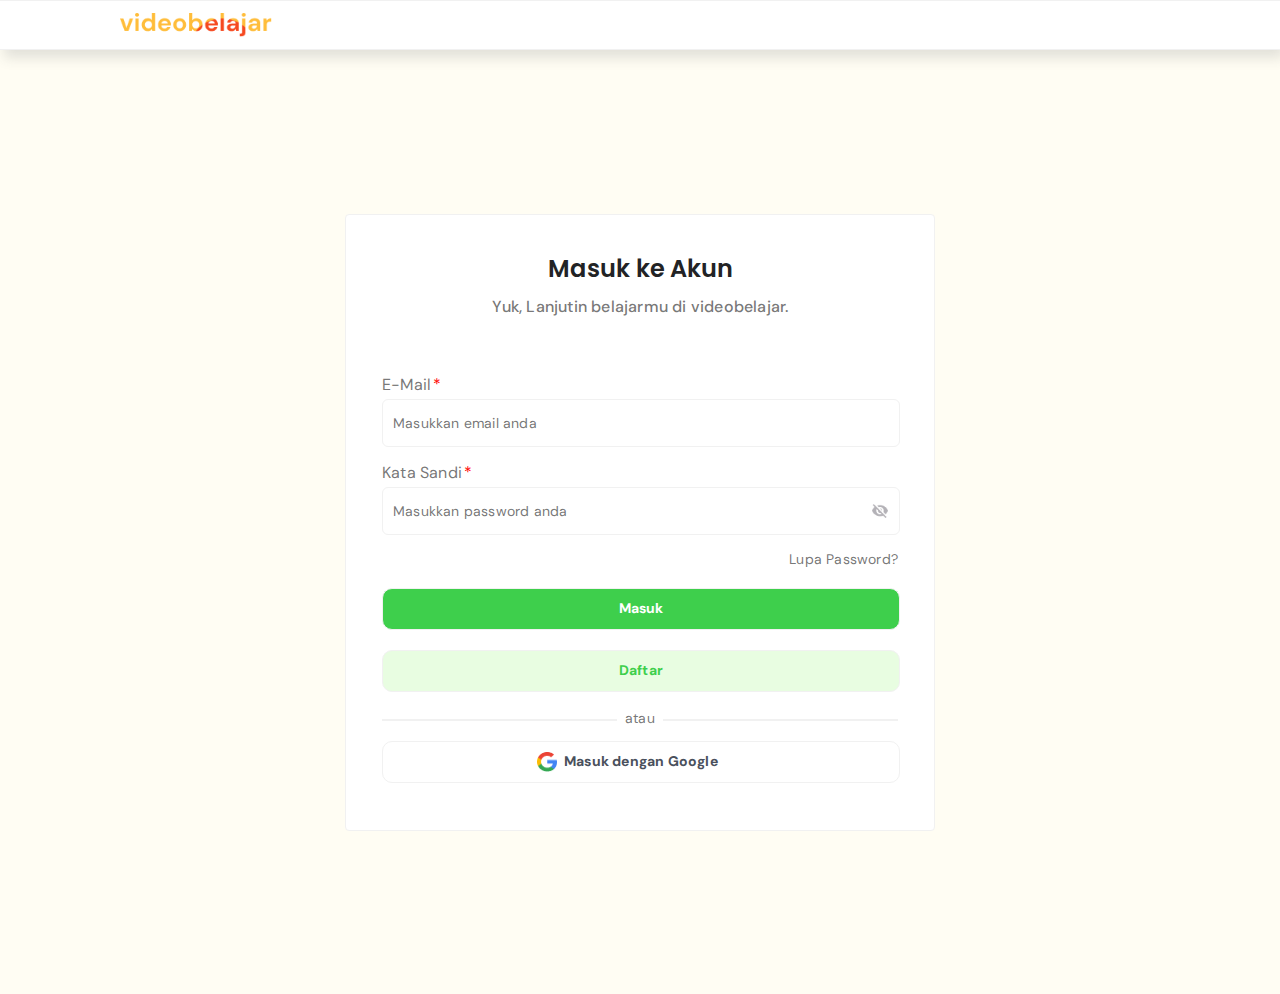
<file: index.html>
<!DOCTYPE html>
<html lang="en">
  <head>
    <meta charset="UTF-8" />
    <meta name="viewport" content="width=device-width, initial-scale=1.0" />
    <title>Login | videobelajar</title>
    <link
      rel="shortcut icon"
      href="./images/logo-mini.png"
      type="image/x-icon"
    />
    <link rel="stylesheet" href="./style/auth-login.css" />
  </head>
  <body class="body">
    <header class="header">
      <img class="logo" src="./images/videobelajar-logo.png" alt="logo" />
    </header>
    <main class="main">
      <div class="container">
        <div class="title">
          <h1>Masuk ke Akun</h1>
          <p class="subtitle">Yuk, Lanjutin belajarmu di videobelajar.</p>
        </div>
        <form class="form">
          <label for="username">E-Mail<span class="star">*</span></label>
          <input
            class="input"
            type="email"
            name="username"
            id="username"
            placeholder="Masukkan email anda"
            required
          />
          <div class="form-password">
            <label for="password">Kata Sandi<span class="star">*</span></label>
            <input
              class="input"
              type="password"
              name="password"
              id="password"
              placeholder="Masukkan password anda"
              required
            />
            <img class="eye" src="./images/eye.png" alt="eye" />
          </div>
          <div class="forgot-the-pass">
            <a id="forgot-password" href="#">Lupa Password?</a>
          </div>
          <button class="button-login" type="submit">Masuk</button>
          <button class="button-register" type="button">
            <a id="register" href="./pages/register.html">Daftar</a>
          </button>
          <div class="or">
            <p class="or-text">atau</p>
          </div>
          <img src="./images/Divider.png" alt="divder" class="divider" />
          <div class="button-signin-with-google">
            <button class="login-with-google" type="button">
              <img
                id="google-icon"
                src="./images/logo-google.png"
                alt="logo-google"
              />
              Masuk dengan Google
            </button>
          </div>
        </form>
      </div>
    </main>
  </body>
</html>
</file>
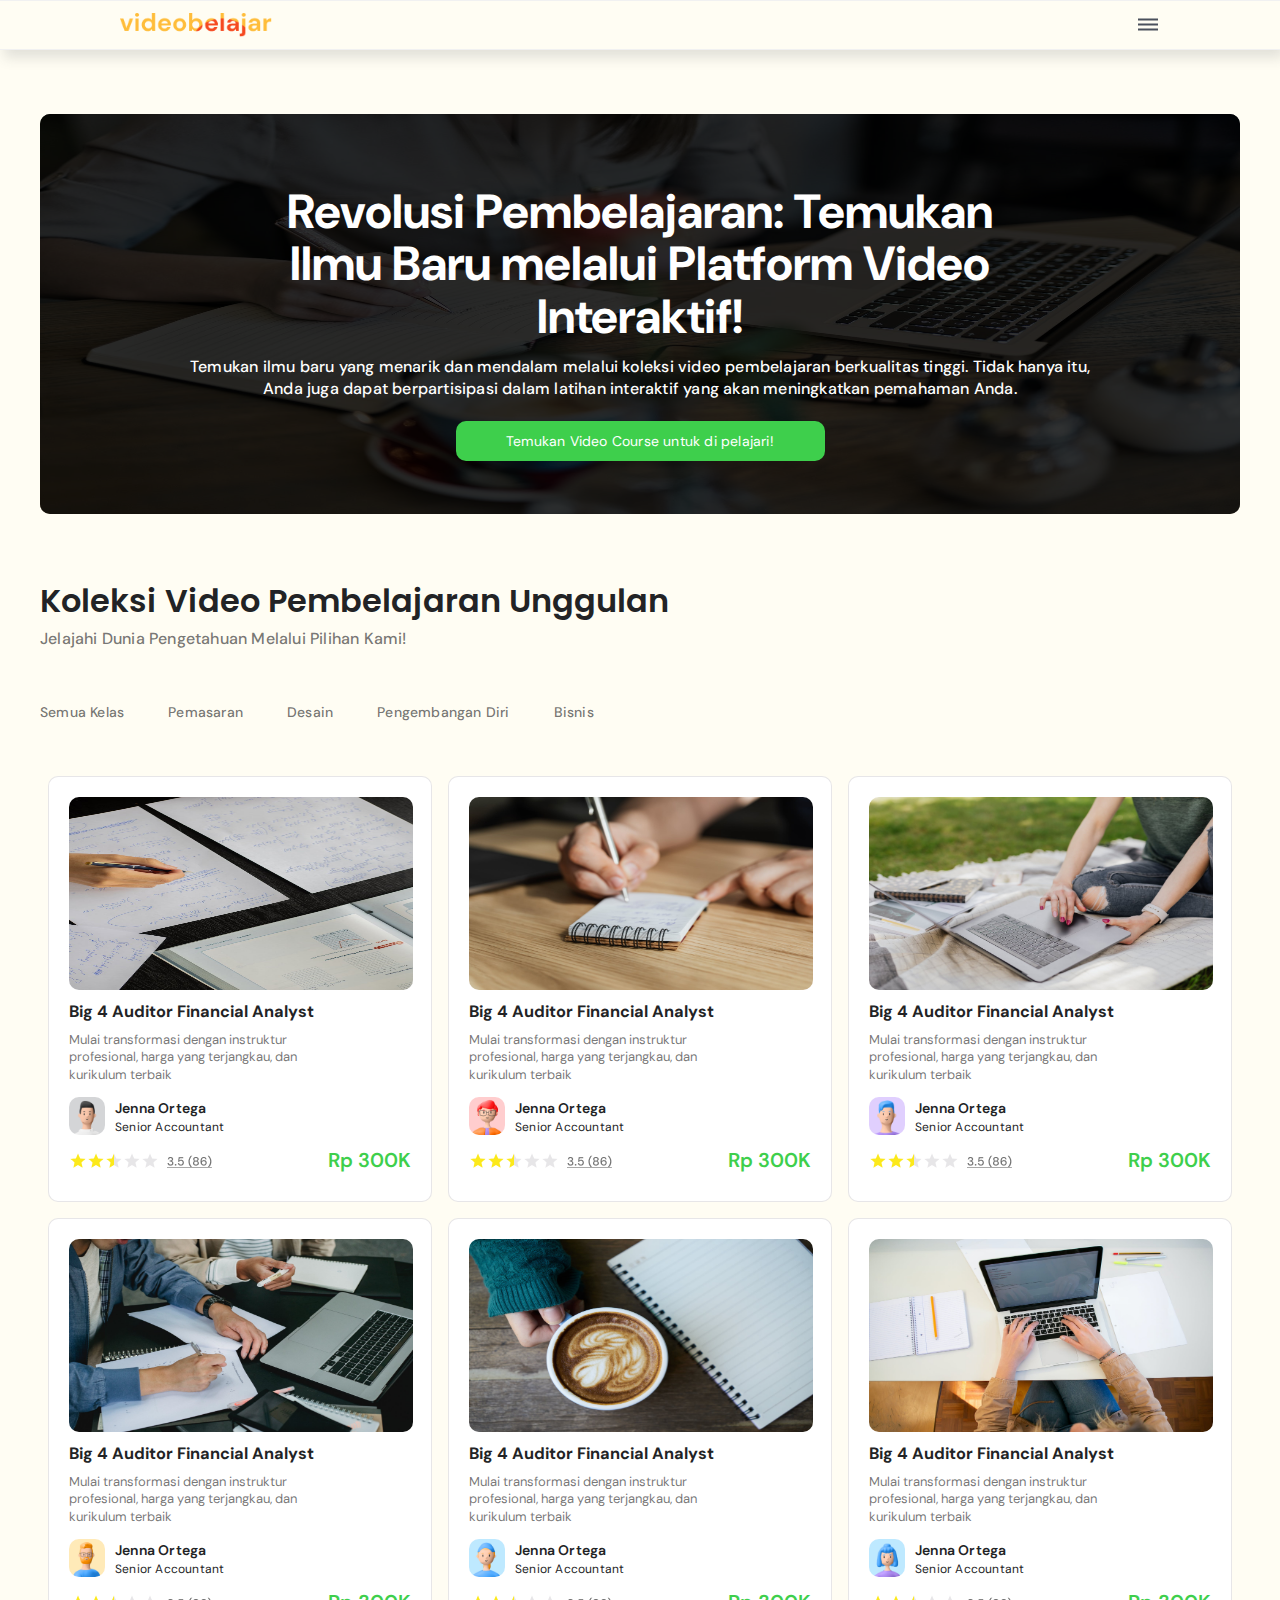
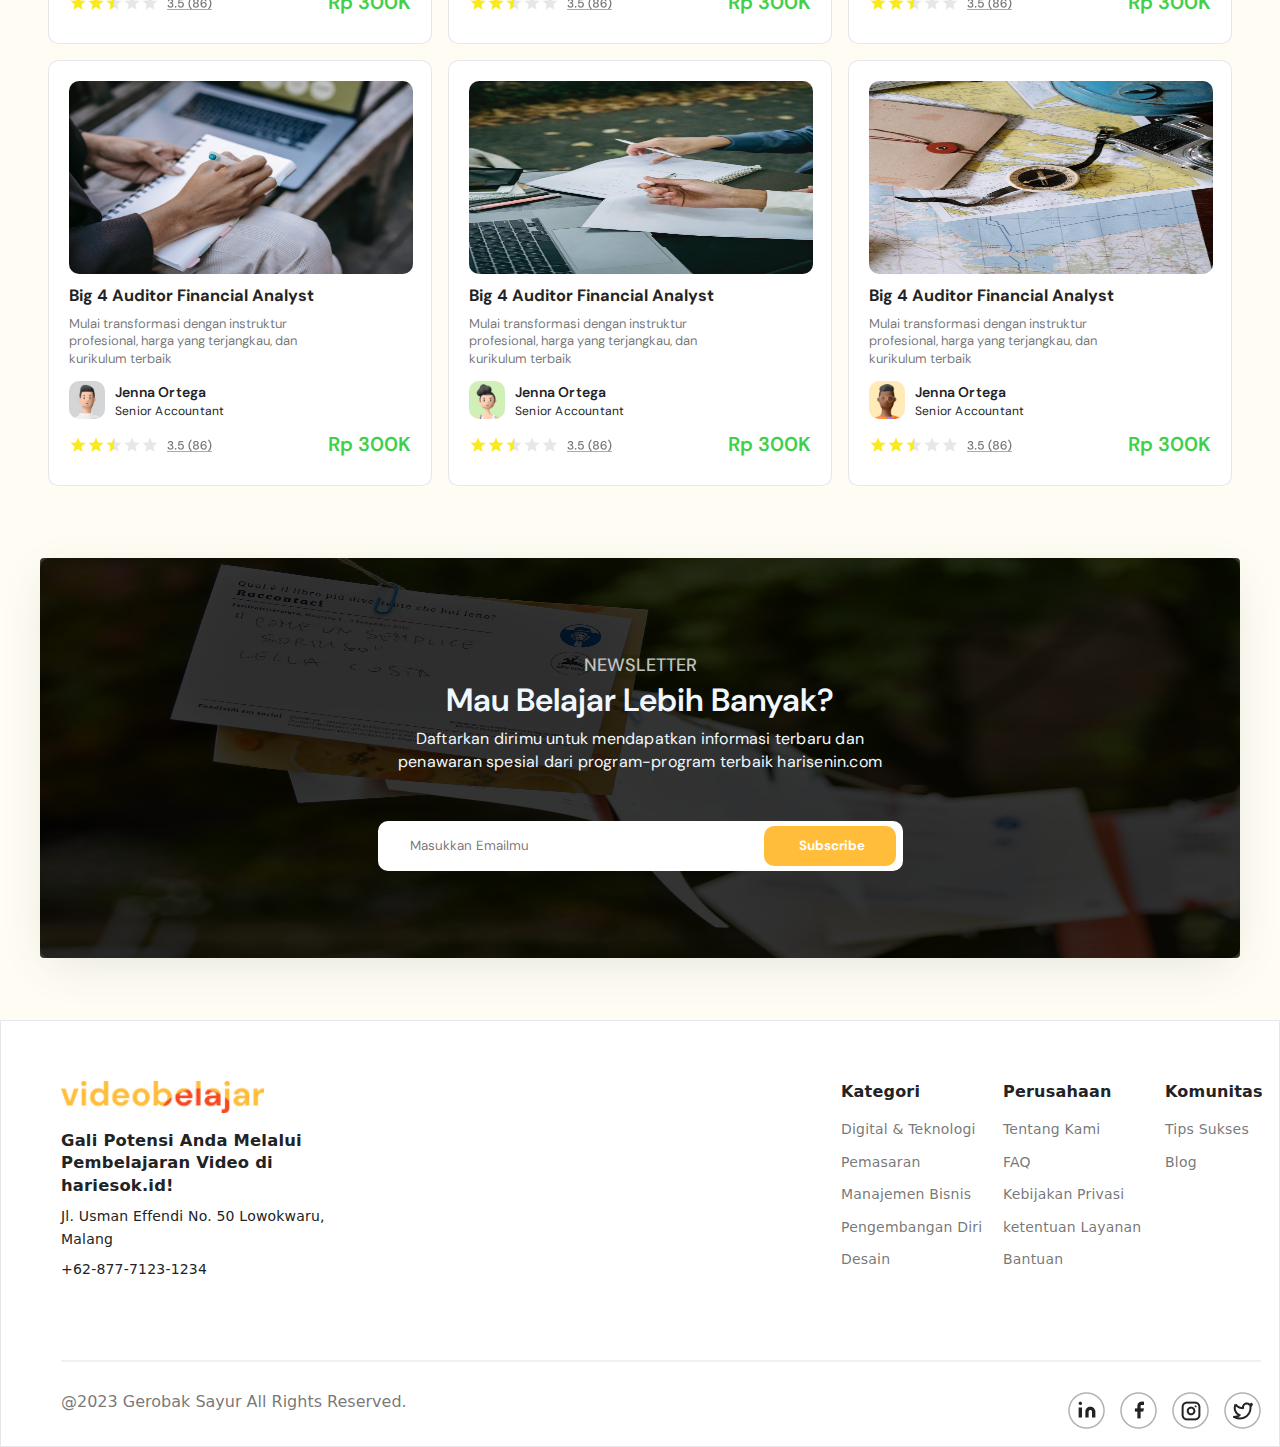
<file: pages/beranda.html>
<!DOCTYPE html>
<html lang="en">
  <head>
    <meta charset="UTF-8" />
    <meta name="viewport" content="width=device-width, initial-scale=1.0" />
    <title>Beranda</title>
    <link
      rel="shortcut icon"
      href="../images/logo-mini.png"
      type="image/x-icon"
    />
    <link rel="stylesheet" href="../style/main.css" />
  </head>
  <body>
    <!-- section header -->
    <header>
      <img
        class="logo"
        src="../images/videobelajar-logo.png"
        alt="logo-videobelajar"
      />
      <img
        class="logo-menu"
        src="../images/Material Icon.png"
        alt="material-icon"
      />
    </header>
    <!-- section main -->
    <main class="main">
      <!-- section banner top -->
      <div class="image-banner">
        <img src="../images/banner-1.jpg" alt="banner-1" />
      </div>
      <div class="box-opacity">
        <div class="text-banner">
          <h1>
            Revolusi Pembelajaran: Temukan Ilmu Baru melalui Platform Video
            Interaktif!
          </h1>
          <p>
            Temukan ilmu baru yang menarik dan mendalam melalui koleksi video
            pembelajaran berkualitas tinggi. Tidak hanya itu, Anda juga dapat
            berpartisipasi dalam latihan interaktif yang akan meningkatkan
            pemahaman Anda.
          </p>
        </div>
        <div>
          <button type="button" class="button-video-course">
            Temukan Video Course untuk di pelajari!
          </button>
        </div>
      </div>
      <!-- section title -->
      <div class="box-card">
        <div class="title">
          <h2>Koleksi Video Pembelajaran Unggulan</h2>
          <p>Jelajahi Dunia Pengetahuan Melalui Pilihan Kami!</p>
        </div>
        <div class="tabs">
          <ul>
            <li><a href="#" id="list-1">Semua Kelas</a></li>
            <li><a href="#" id="list-2">Pemasaran</a></li>
            <li><a href="#" id="list-3">Desain</a></li>
            <li><a href="#" id="list-4">Pengembangan Diri</a></li>
            <li><a href="#" id="list-5">Bisnis</a></li>
          </ul>
        </div>
        <!-- section card -->
        <section class="box-master-card">
          <div class="card-master">
            <div class="card">
              <div class="image-card">
                <img src="../images/image-card-1.jpg" alt="" />
              </div>
              <div class="title-card">
                <h3>Big 4 Auditor Financial Analyst</h3>
                <p class="deskrip">
                  Mulai transformasi dengan instruktur profesional, harga yang
                  terjangkau, dan kurikulum terbaik
                </p>
                <div class="avatar-1">
                  <img src="../images/avatar-1.png" alt="avatar-1" />
                  <div class="name">
                    <h4>Jenna Ortega</h4>
                    <p>Senior Accountant</p>
                  </div>
                </div>
              </div>
            </div>
            <div class="rating-card">
              <div>
                <img src="../images/rating.png" alt="" class="rating" />
              </div>
              <div>
                <h3 class="cost">Rp 300K</h3>
              </div>
            </div>
          </div>
          <div class="card-master">
            <div class="card">
              <div class="image-card">
                <img src="../images/image-card-2.jpg" alt="" />
              </div>
              <div class="title-card">
                <h3>Big 4 Auditor Financial Analyst</h3>
                <p class="deskrip">
                  Mulai transformasi dengan instruktur profesional, harga yang
                  terjangkau, dan kurikulum terbaik
                </p>
                <div class="avatar-1">
                  <img src="../images/avatar-2.png" alt="avatar-1" />
                  <div class="name">
                    <h4>Jenna Ortega</h4>
                    <p>Senior Accountant</p>
                  </div>
                </div>
              </div>
              <div></div>
            </div>
            <div class="rating-card">
              <div>
                <img src="../images/rating.png" alt="" class="rating" />
              </div>
              <div>
                <h3 class="cost">Rp 300K</h3>
              </div>
            </div>
          </div>
          <div class="card-master">
            <div class="card">
              <div class="image-card">
                <img src="../images/image-card-3.jpg" alt="" />
              </div>
              <div class="title-card">
                <h3>Big 4 Auditor Financial Analyst</h3>
                <p class="deskrip">
                  Mulai transformasi dengan instruktur profesional, harga yang
                  terjangkau, dan kurikulum terbaik
                </p>
                <div class="avatar-1">
                  <img src="../images/avatar-3.png" alt="avatar-1" />
                  <div class="name">
                    <h4>Jenna Ortega</h4>
                    <p>Senior Accountant</p>
                  </div>
                </div>
              </div>
              <div></div>
            </div>
            <div class="rating-card">
              <div>
                <img src="../images/rating.png" alt="" class="rating" />
              </div>
              <div>
                <h3 class="cost">Rp 300K</h3>
              </div>
            </div>
          </div>
          <div class="card-master">
            <div class="card">
              <div class="image-card">
                <img src="../images/image-card-4.jpg" alt="" />
              </div>
              <div class="title-card">
                <h3>Big 4 Auditor Financial Analyst</h3>
                <p class="deskrip">
                  Mulai transformasi dengan instruktur profesional, harga yang
                  terjangkau, dan kurikulum terbaik
                </p>
                <div class="avatar-1">
                  <img src="../images/avatar-4.png" alt="avatar-1" />
                  <div class="name">
                    <h4>Jenna Ortega</h4>
                    <p>Senior Accountant</p>
                  </div>
                </div>
              </div>
              <div></div>
            </div>
            <div class="rating-card">
              <div>
                <img src="../images/rating.png" alt="" class="rating" />
              </div>
              <div>
                <h3 class="cost">Rp 300K</h3>
              </div>
            </div>
          </div>
          <div class="card-master">
            <div class="card">
              <div class="image-card">
                <img src="../images/image-card-5.jpg" alt="" />
              </div>
              <div class="title-card">
                <h3>Big 4 Auditor Financial Analyst</h3>
                <p class="deskrip">
                  Mulai transformasi dengan instruktur profesional, harga yang
                  terjangkau, dan kurikulum terbaik
                </p>
                <div class="avatar-1">
                  <img src="../images/avatar-5.png" alt="avatar-1" />
                  <div class="name">
                    <h4>Jenna Ortega</h4>
                    <p>Senior Accountant</p>
                  </div>
                </div>
              </div>
              <div></div>
            </div>
            <div class="rating-card">
              <div>
                <img src="../images/rating.png" alt="" class="rating" />
              </div>
              <div>
                <h3 class="cost">Rp 300K</h3>
              </div>
            </div>
          </div>
          <div class="card-master">
            <div class="card">
              <div class="image-card">
                <img src="../images/image-card-6.jpg" alt="" />
              </div>
              <div class="title-card">
                <h3>Big 4 Auditor Financial Analyst</h3>
                <p class="deskrip">
                  Mulai transformasi dengan instruktur profesional, harga yang
                  terjangkau, dan kurikulum terbaik
                </p>
                <div class="avatar-1">
                  <img src="../images/avatar-6.png" alt="avatar-1" />
                  <div class="name">
                    <h4>Jenna Ortega</h4>
                    <p>Senior Accountant</p>
                  </div>
                </div>
              </div>
              <div></div>
            </div>
            <div class="rating-card">
              <div>
                <img src="../images/rating.png" alt="" class="rating" />
              </div>
              <div>
                <h3 class="cost">Rp 300K</h3>
              </div>
            </div>
          </div>
          <div class="card-master">
            <div class="card">
              <div class="image-card">
                <img src="../images/image-card-7.jpg" alt="" />
              </div>
              <div class="title-card">
                <h3>Big 4 Auditor Financial Analyst</h3>
                <p class="deskrip">
                  Mulai transformasi dengan instruktur profesional, harga yang
                  terjangkau, dan kurikulum terbaik
                </p>
                <div class="avatar-1">
                  <img src="../images/avatar-7.png" alt="avatar-1" />
                  <div class="name">
                    <h4>Jenna Ortega</h4>
                    <p>Senior Accountant</p>
                  </div>
                </div>
              </div>
              <div></div>
            </div>
            <div class="rating-card">
              <div>
                <img src="../images/rating.png" alt="" class="rating" />
              </div>
              <div>
                <h3 class="cost">Rp 300K</h3>
              </div>
            </div>
          </div>
          <div class="card-master">
            <div class="card">
              <div class="image-card">
                <img src="../images/image-card-8.jpg" alt="" />
              </div>
              <div class="title-card">
                <h3>Big 4 Auditor Financial Analyst</h3>
                <p class="deskrip">
                  Mulai transformasi dengan instruktur profesional, harga yang
                  terjangkau, dan kurikulum terbaik
                </p>
                <div class="avatar-1">
                  <img src="../images/avatar-8.png" alt="avatar-1" />
                  <div class="name">
                    <h4>Jenna Ortega</h4>
                    <p>Senior Accountant</p>
                  </div>
                </div>
              </div>
              <div></div>
            </div>
            <div class="rating-card">
              <div>
                <img src="../images/rating.png" alt="" class="rating" />
              </div>
              <div>
                <h3 class="cost">Rp 300K</h3>
              </div>
            </div>
          </div>
          <div class="card-master">
            <div class="card">
              <div class="image-card">
                <img src="../images/image-card-9.jpg" alt="" />
              </div>
              <div class="title-card">
                <h3>Big 4 Auditor Financial Analyst</h3>
                <p class="deskrip">
                  Mulai transformasi dengan instruktur profesional, harga yang
                  terjangkau, dan kurikulum terbaik
                </p>
                <div class="avatar-1">
                  <img src="../images/avatar-9.png" alt="avatar-1" />
                  <div class="name">
                    <h4>Jenna Ortega</h4>
                    <p>Senior Accountant</p>
                  </div>
                </div>
              </div>
              <div></div>
            </div>
            <div class="rating-card">
              <div>
                <img src="../images/rating.png" alt="" class="rating" />
              </div>
              <div>
                <h3 class="cost">Rp 300K</h3>
              </div>
            </div>
          </div>
        </section>
      </div>
      <!-- section banner buttom -->
      <section class="banner-btm">
        <div class="banner-bottom">
          <img src="../images/banner-bottom.jpg" alt="banner-bottom" />
        </div>
        <div class="opacity-bottom">
          <div class="letter">
            <div class="newsletter">
              <p class="news">NEWSLETTER</p>
              <h2 class="learn">Mau Belajar Lebih Banyak?</h2>
              <p class="regis">
                Daftarkan dirimu untuk mendapatkan informasi terbaru dan
                penawaran spesial dari program-program terbaik harisenin.com
              </p>
            </div>
            <div class="button-let">
              <button type="button" class="button-letter btn-1">
                Masukkan Emailmu
              </button>
              <button type="button" class="button-letter btn-2">
                Subscribe
              </button>
            </div>
          </div>
        </div>
      </section>
    </main>
    <!-- section footer -->
    <footer>
      <section class="footer-box">
        <div class="footer-decs">
          <div class="desc-1">
            <img src="../images/videobelajar-logo.png" alt="" />
            <h3>
              Gali Potensi Anda Melalui Pembelajaran Video di hariesok.id!
            </h3>
            <p>Jl. Usman Effendi No. 50 Lowokwaru, Malang</p>
            <p>+62-877-7123-1234</p>
          </div>
          <div class="desc-2">
            <div class="product">
              <a href="#">Kategori</a>
              <img src="../images/KeyboardArrowRight.png" alt="" />
              <div class="kategori">
                <a href="#">Digital & Teknologi</a>
                <a href="#">Pemasaran</a>
                <a href="#">Manajemen Bisnis</a>
                <a href="#">Pengembangan Diri</a>
                <a href="#">Desain</a>
              </div>
            </div>
            <div class="product">
              <a href="#">Perusahaan</a>
              <img src="../images/KeyboardArrowRight.png" alt="" />
              <div class="kategori">
                <a href="#">Tentang Kami</a>
                <a href="#">FAQ</a>
                <a href="#">Kebijakan Privasi</a>
                <a href="#">ketentuan Layanan</a>
                <a href="#">Bantuan</a>
              </div>
            </div>
            <div class="product">
              <a href="#">Komunitas</a>
              <img src="../images/KeyboardArrowRight.png" alt="" />
              <div class="kategori">
                <a href="#">Tips Sukses</a>
                <a href="#">Blog</a>
                <span class="blog-hidden">
                  <a href="#" id="blog-3">Blog</a>
                  <a href="#" id="blog-4">Blog</a>
                  <a href="#" id="blog-5 ">Blog</a>
                </span>
              </div>
            </div>
          </div>
        </div>
        <div class="line-bottom">
          <img src="../images/Divider.png" alt="" />
        </div>
        <div class="sosmed">
          <div class="sosmed-item">
            <img src="../images/linkedin.png" alt="" />
            <img src="../images/fb.png" alt="" />
            <img src="../images/ig.png" alt="" />
            <img src="../images/twitter.png" alt="" />
          </div>
          <p>@2023 Gerobak Sayur All Rights Reserved.</p>
        </div>
      </section>
    </footer>
  </body>
</html>
</file>
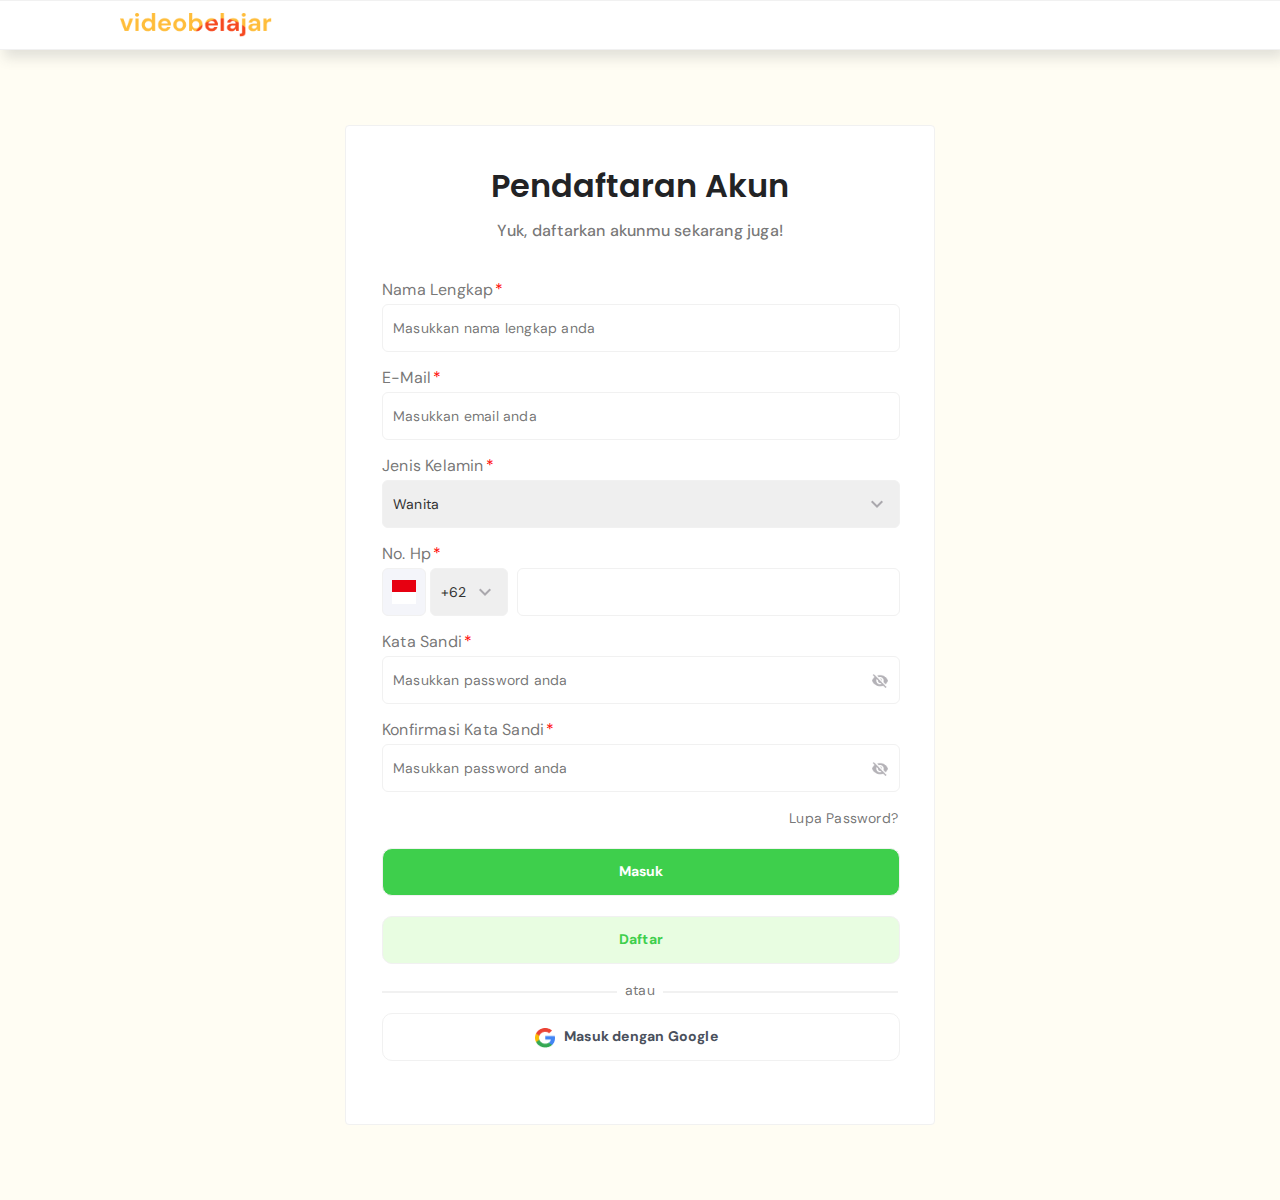
<file: pages/register.html>
<!DOCTYPE html>
<html lang="en">
  <head>
    <meta charset="UTF-8" />
    <meta name="viewport" content="width=device-width, initial-scale=1.0" />
    <title>Register | videobelajar</title>
    <link
      rel="shortcut icon"
      href="../images/logo-mini.png"
      type="image/x-icon"
    />
    <link rel="stylesheet" href="../style/auth-regis.css" />
  </head>
  <body class="body">
    <header class="header">
      <img class="logo" src="../images/videobelajar-logo.png" alt="logo" />
    </header>
    <main class="main">
      <div class="container">
        <div class="title">
          <h1>Pendaftaran Akun</h1>
          <p class="subtitle">Yuk, daftarkan akunmu sekarang juga!</p>
        </div>
        <form class="form">
          <label for="nama-lengkap"
            >Nama Lengkap<span class="star">*</span></label
          >
          <input
            class="input"
            type="email"
            name="nama-lengkap"
            id="nama-lengkap"
            placeholder="Masukkan nama lengkap anda"
            required
          />
          <label for="username">E-Mail<span class="star">*</span></label>
          <input
            class="input"
            type="email"
            name="username"
            id="username"
            placeholder="Masukkan email anda"
            required
          />
          <label for="jk">Jenis Kelamin<span class="star">*</span></label>
          <select name="jenis-kelamin" id="jk">
            <option value="pria">Pria</option>
            <option value="wanita" selected>Wanita</option>
          </select>
          <label for="phone-number">No. Hp<span class="star">*</span></label>
          <div class="code-religion">
            <input class="flag" style="width: 44px;">
              <span class="flag-icon"><img src="../images/Indonesia (ID).png" alt=""
            /></span>
          </input>
            <select name="phone-number" id="phone-number" >
              <option value="indonesia">+62</option>
              <option value="singapura">+65</option>
            </select>
            <input class="number" type="tel"/>
          </div>
          <div class="form-password">
            <label for="password">Kata Sandi<span class="star">*</span></label>
            <input
              class="input"
              type="password"
              name="password"
              id="password"
              placeholder="Masukkan password anda"
              required
            />
            <img class="eye" src="../images/eye.png" alt="eye" />
          </div>
          <div class="form-password">
            <label for="password-confirm"
              >Konfirmasi Kata Sandi<span class="star">*</span></label
            >
            <input
              class="input"
              type="password"
              name="password-confirm"
              id="password-confirm"
              placeholder="Masukkan password anda"
              required
            />
            <img class="eye" src="../images/eye.png" alt="eye" />
          </div>
          <div class="forgot-the-pass">
            <a id="forgot-password" href="#">Lupa Password?</a>
          </div>
          <button class="button-login" type="submit">Masuk</button>
          <button class="button-register" type="button">
            <a id="register" href="./pages/register.html">Daftar</a>
          </button>
          <div class="or">
            <p class="or-text">atau</p>
          </div>
          <img src="../images/Divider.png" alt="divder" class="divider"/>
          <div class="button-signin-with-google">
            <button class="login-with-google" type="button">
              <img
                id="google-icon"
                src="../images/logo-google.png"
                alt="logo-google"
              />
              Masuk dengan Google
            </button>
          </div>
        </form>
      </div>
    </main>
  </body>
</html>
</file>
<file: style/auth-login.css>
@import url(./main.css);
.body {
  background-color: rgba(255, 253, 243, 1);
}

.header {
  background-color: rgba(255, 255, 255, 1);
  padding: 16px 24px;
  border-top: 1px solid rgba(241, 241, 241, 1);
  border-bottom: 1px solid rgba(241, 241, 241, 1);
  box-shadow: 4px 8px 12px rgba(62, 67, 74, 0.15);
}
.logo {
  width: 152px;
}
.main {
  display: flex;
  flex-direction: column;
  align-items: center;
  justify-content: center;
  height: 580px;
}
.container {
  width: 320px;
  height: 514px;
  font-size: 14px;
  background-color: rgba(255, 255, 255, 1);
  padding: 20px;
  border: 1px solid rgba(241, 241, 241, 1);
  border-radius: 4px;
}
.title {
  display: flex;
  flex-direction: column;
  align-items: center;
}
.title h1 {
  font-family: "Poppins";
  font-weight: 600;
  font-size: 24px;
  color: rgba(34, 35, 37, 1);
}
.subtitle {
  color: rgba(51, 51, 51, 0.68);
  letter-spacing: 0.2px;
}
.form {
  display: flex;
  flex-direction: column;
  margin-top: 20px;
}
.form label {
  font-size: 14px;
  letter-spacing: 0.2px;
  color: rgba(51, 51, 51, 0.68);
}
.form input {
  width: 280px;
  height: 40px;
  border-radius: 6px;
  border: 1px solid rgba(241, 241, 241, 1);
  margin-top: 4px;
  padding: 10px;
  font-size: 14px;
  letter-spacing: 0.2px;
  color: rgba(51, 51, 51, 1);
}
.form input::placeholder {
  color: rgba(51, 51, 51, 0.68);
}
.form a {
  text-align: right;
  text-decoration: none;
  font-size: 14px;
  letter-spacing: 0.2px;
  margin-top: 10px;
}
.forgot-the-pass {
  text-align: right;
}
#forgot-password {
  color: rgba(51, 51, 51, 0.68);
  cursor: pointer;
}
.input {
  margin-bottom: 15px;
}
.form-password {
  position: relative;
}
.eye {
  width: 16px;
  position: absolute;
  right: 10px;
  bottom: 27px;
  cursor: pointer;
}
.star {
  color: red;
  margin: 2px;
}
.form button {
  width: 280px;
  height: 34px;
  border-radius: 10px;
  border: 1px solid rgba(241, 241, 241, 1);
  margin-top: 20px;
  font-weight: 700;
  font-size: 14px;
  letter-spacing: 0.2px;
}
.button-login {
  background-color: rgba(62, 207, 76, 1);
  color: rgba(255, 255, 255, 1);
  line-height: 140%;
}
.button-register {
  background-color: rgba(226, 252, 217, 0.8);
  line-height: 140%;
}
button {
  cursor: pointer;
}
#register {
  color: rgba(62, 207, 76, 1);
}
.or {
  position: relative;
  top: 10px;
  margin-top: 5px;
  font-size: 14px;
  text-align: center;
  letter-spacing: 0.2px;
  color: rgba(51, 51, 51, 0.68);
}
.or-text {
  display: inline-block;
  background-color: rgba(255, 255, 255, 1);
  padding: 2px 8px;
}
.login-with-google {
  line-height: 140%;
  background-color: white;
  color: rgba(74, 80, 92, 1);
}
.button-signin-with-google {
  position: relative;
}
#google-icon {
  position: absolute;
  width: 18px;
  left: 35px;
  bottom: 7px;
}
@media screen and (min-width: 500px) {
  .header {
    width: 100%;
    padding: 12px 120px;
  }
  .main {
    padding: 64px 120px;
    height: 944px;
    gap: 36px;
  }
  .container {
    display: flex;
    flex-direction: column;
    gap: 36px;
    width: 590px;
    height: 617px;
    padding: 36px;
    border-radius: 4px;
  }
  .title .h1 {
    font-size: 32px;
  }
  .form label {
    font-weight: 400;
    font-size: 16px;
  }
  .form input {
    width: 518px;
    height: 48px;
  }
  .eye {
    bottom: 32px;
  }
  .container button {
    width: 518px;
    height: 42px;
  }
  .divider {
    height: 2px;
  }
  #google-icon {
    left: 155px;
    bottom: 11px;
    height: 20px;
    width: 20px;
  }
}
</file>
<file: style/main.css>
@import url("https://fonts.googleapis.com/css2?family=DM+Sans:ital,opsz,wght@0,9..40,100..1000;1,9..40,100..1000&family=Lato:ital,wght@0,100;0,300;0,400;0,700;0,900;1,100;1,300;1,400;1,700;1,900&family=Lexend:wght@100..900&family=Poppins:ital,wght@0,100;0,200;0,300;0,400;0,500;0,600;0,700;0,800;0,900;1,100;1,200;1,300;1,400;1,500;1,600;1,700;1,800;1,900&family=Roboto:ital,wght@0,100..900;1,100..900&display=swap");
* {
  padding: 0;
  margin: 0;
  box-sizing: border-box;
  font-family: dm sans;
}
body {
  background-color: rgba(255, 253, 243, 1);
  display: flex;
  flex-direction: column;
  align-items: center;
  justify-content: center;
}
/* header */
header {
  display: flex;
  justify-content: space-between;
  width: 360px;
  padding: 16px 24px;
  border-top: 1px solid rgba(241, 241, 241, 1);
  border-bottom: 1px solid rgba(241, 241, 241, 1);
  box-shadow: 4px 8px 12px rgba(62, 67, 74, 0.15);
}
.logo {
  width: 152px;
}
.logo-menu {
  width: 24px;
}
/* main */
.main {
  display: flex;
  flex-direction: column;
  align-items: center;
  height: 2570px;
  padding: 28px 20px;
  gap: 10px;
}
/* section banner top */
.image-banner img {
  position: relative;
}
.box-opacity {
  position: absolute;
  padding: 64px 20px;
  background-color: rgba(0, 0, 0, 0.8);
}
.image-banner img,
.box-opacity {
  height: 400px;
  width: 320px;
  border-radius: 10px;
}
.text-banner {
  width: 280px;
  color: rgba(255, 255, 255, 1);
  text-align: center;
  margin-bottom: 20px;
}
.text-banner h1 {
  font-weight: 700;
  font-size: 24px;
  line-height: 110.00000000000001%;
}
.text-banner p {
  font-weight: 500;
  font-style: Medium;
  line-height: 140%;
  margin-top: 12px;
}
.button-video-course {
  width: 280px;
  height: 40px;
  border-radius: 10px;
  border: none;
  color: rgba(255, 255, 255, 1);
  background-color: rgba(62, 207, 76, 1);
  font-weight: 400;
  font-style: normal;
}
.text-banner p,
.button-video-course {
  font-size: 14px;
  letter-spacing: 0.2px;
}

/* section title */
.box-card {
  width: 320px;
  height: 1683px;
}
.title h2 {
  font-weight: 600;
  font-size: 24px;
  line-height: 110.00000000000001%;
  letter-spacing: 0%;
  color: rgba(34, 35, 37, 1);
}
.title p {
  font-weight: 500;
  margin-top: 10px;
}
.tabs {
  width: 700px;
  height: 50px;
  overflow: hidden;
  margin: 15px 0px 17px 0px;
}
.tabs ul {
  list-style-type: none;
  text-align: left;
}
.tabs li {
  display: inline-block;
  width: 122px;
}
.tabs a {
  display: inline-block;
  font-weight: 500;
  text-decoration: none;
  padding-bottom: 10px;
}
.title p,
.tabs a {
  font-size: 14px;
  line-height: 140%;
  letter-spacing: 0.2px;
  color: rgba(51, 51, 51, 0.68);
}

.tabs a:hover {
  border-bottom: 3px solid rgba(246, 73, 32, 1);
  color: rgba(246, 73, 32, 1);
}
/* section card */
.card-master {
  display: flex;
  flex-direction: column;
  width: 320px;
  height: 147px;
  border: 1px solid rgba(58, 53, 65, 0.12);
  background-color: rgba(255, 255, 255, 1);
  border-radius: 10px;
  padding: 16px;
  margin-bottom: 20px;
}
.card {
  display: flex;
  gap: 10px;
  height: 115px;
  width: 288px;
}
.image-card {
  width: 82px;
  height: 82px;
}
.image-card > img {
  width: 82px;
  height: 82px;
  border-radius: 10px;
}
.title-card {
  display: flex;
  flex-direction: column;
  color: rgba(34, 35, 37, 1);
  font-size: 14px;
  font-weight: 600;
  line-height: 120%;
}
.title-card .deskrip {
  display: none;
}
.avatar-1 {
  display: flex;
  gap: 10px;
}
.avatar-1 > img {
  margin-top: 13px;
  width: 36px;
  border-radius: 10px;
}
.image-card > img,
.avatar-1 > img {
  border-radius: 10px;
}
.name h4 {
  margin-top: 15px;
  font-weight: 600;
  font-size: 14px;
}
.name p {
  font-weight: 400;
  font-size: 12px;
}
.name h4,
.name p {
  line-height: 140%;
  letter-spacing: 0.2px;
}
.rating-card {
  display: flex;
  justify-content: space-between;
}
.rating {
  margin-top: 10px;
  width: 143px;
}
.cost {
  font-weight: 600;
  font-size: 20px;
  color: rgba(62, 207, 76, 1);
  margin-top: 5px;
}
/* section banner buttom */
.banner-btm {
  text-align: center;
}
.banner-bottom img {
  position: relative;
  border-radius: 10px;
}
.opacity-bottom {
  position: absolute;
  margin-top: -405px;
  padding: 0px 20px 0px 20px;
  border-radius: 4px;
  background-color: rgba(0, 0, 0, 0.8);
  color: aliceblue;
  box-shadow: 0px 12px 45px -10px rgba(62, 67, 74, 0.15);
}
.banner-bottom img,
.opacity-bottom {
  height: 400px;
  width: 320px;
}
.letter {
  height: 304px;
  margin-top: 45px;
}
.newsletter {
  width: 280px;
  height: 168px;
  margin-bottom: 40px;
}
.news {
  font-weight: 500;
  font-size: 16px;
  color: rgba(193, 194, 196, 1);
  margin-bottom: 5px;
}
.learn {
  font-weight: 600;
  font-size: 24px;
  line-height: 110.00000000000001%;
  margin-bottom: 10px;
}
.regis {
  font-weight: 400;
  font-size: 14px;
  letter-spacing: 0.2px;
}
.news,
.regis {
  line-height: 140%;
}
.button-let {
  display: flex;
  flex-direction: column;
  align-items: center;
  justify-content: center;
  gap: 16px;
  font-size: 30px;
}
.button-letter {
  height: 40px;
  width: 280px;
  border-radius: 10px;
  border: none;
  padding: 10px 8px 10px 12px;
}
.btn-1 {
  background-color: rgba(255, 255, 255, 1);
  color: rgba(51, 51, 51, 0.68);
  font-weight: 400;
}
.btn-2 {
  background-color: rgba(255, 189, 58, 1);
  color: rgba(255, 255, 255, 1);
  font-weight: 700;
}
/* section footer */
footer {
  display: flex;
  flex-direction: column;
  width: 360px;
  height: 424px;
  padding: 20px;
  gap: 16px;
  background-color: rgba(255, 255, 255, 1);
  border: 1px solid rgba(58, 53, 65, 0.12);
}
footer * {
  font-family: system-ui, -apple-system, BlinkMacSystemFont, "Segoe UI", Roboto,
    Oxygen, Ubuntu, Cantarell, "Open Sans", "Helvetica Neue", sans-serif;
}
.footer-decs {
  display: flex;
  flex-direction: column;
  gap: 16px;
  line-height: 140%;
  letter-spacing: 0.2px;
  margin-bottom: 20px;
}
.desc-1 {
  display: flex;
  flex-direction: column;
  width: 320px;
  gap: 8px;
  font-size: 14px;
}
.desc-1 img {
  width: 170px;
  margin-bottom: 8px;
}
.desc-1 h3 {
  font-weight: 700;
}
.desc-1 p {
  font-weight: 400;
}
.desc-1,
.desc-2 a {
  color: rgba(34, 35, 37, 1);
}
.desc-2 {
  display: flex;
  flex-direction: column;
  width: 320px;
  gap: 12px;
}
.desc-2 .product {
  display: flex;
  justify-content: space-between;
}
.kategori {
  display: none;
}
.desc-2 .product a {
  font-weight: 700;
  font-size: 16px;
  text-decoration: none;
}
.line-bottom {
  display: flex;
  justify-content: center;
}
.line-bottom img {
  width: 318px;
}
.sosmed {
  display: flex;
  flex-direction: column;
  gap: 12px;
  margin-top: 15px;
}
.sosmed-item {
  display: flex;
  gap: 15px;
}
.sosmed p {
  font-weight: 500;
  font-size: 16px;
  color: rgba(51, 51, 51, 0.68);
}
@media screen and (min-width: 500px) {
  header {
    width: 100%;
    padding: 12px 120px;
  }
  .main {
    padding: 64px 120px;
    width: 100%;
    gap: 64px;
  }
  .image-banner img,
  .box-opacity {
    width: 1200px;
  }
  .box-opacity {
    display: flex;
    flex-direction: column;
    justify-content: center;
    align-items: center;
    padding: 82px 140px 64px 140px;
  }
  .text-banner {
    width: 920px;
  }
  .text-banner h1 {
    font-weight: 700;
    font-size: 48px;
    padding-left: 60px;
    padding-right: 60px;
  }
  .text-banner p {
    font-weight: 500;
    font-size: 16px;
  }
  .button-video-course {
    width: 369px;
  }
  .box-card {
    width: 1200px;
    height: 1525px;
  }
  .title h2 {
    font-size: 32px;
    font-family: poppins;
  }
  .title p,
  .title a {
    font-size: 16px;
  }
  .tabs {
    width: 100%;
    margin-top: 50px;
  }
  .tabs li {
    width: fit-content;
    margin-right: 40px;
  }
  .box-master-card {
    display: flex;
    flex-wrap: wrap;
  }
  .card-master {
    width: 384px;
    height: 426px;
    padding: 20px;
    margin: 8px;
  }
  .card {
    display: flex;
    flex-direction: column;
    margin-bottom: 230px;
  }
  .image-card img {
    width: 344px;
    height: 193px;
  }
  .title-card h3 {
    margin-top: 115px;
    margin-bottom: 10px;
  }
  .title-card .deskrip {
    display: contents;
    font-weight: 400;
    font-size: 13px;
    color: rgba(51, 51, 51, 0.68);
  }
  .banner-bottom img,
  .opacity-bottom {
    height: 400px;
    width: 1200px;
  }
  .opacity-bottom {
    display: flex;
    flex-direction: column;
    justify-content: center;
    align-items: center;
    padding: 50px 140px 64px 140px;
  }
  .newsletter {
    width: 525px;
    margin-bottom: 0px;
  }
  .news {
    font-size: 18px;
  }
  .learn {
    font-size: 32px;
  }
  .regis {
    font-size: 16px;
  }
  .btn-1 {
    position: relative;
    width: 525px;
    height: 50px;
    padding: 8px 8px 8px 32px;
    text-align: left;
  }
  .btn-2 {
    position: absolute;
    width: 132px;
    margin-left: 380px;
  }
  footer {
    display: flex;
    width: 100%;
    height: 427px;
    padding: 60px;
  }
  .footer-box {
    width: 1200px;
  }
  .footer-decs {
    display: flex;
    flex-direction: row;
    margin-bottom: 80px;
    gap: 460px;
  }
  .desc-1 {
    display: flex;
  }
  .desc-1 img {
    width: 204px;
  }
  .desc-2 {
    flex-direction: row;
  }
  .product {
    display: flex;
    flex-direction: column;
  }
  .product img {
    display: none;
  }
  .product .kategori {
    display: block;
    width: 150px;
  }
  .product .kategori a {
    display: block;
    font-size: 14px;
    font-weight: 500;
    color: rgba(51, 51, 51, 0.68);
    margin: 10px 0px;
  }
  .kategori .blog-hidden {
    visibility: hidden;
  }
  .line-bottom img {
    width: 1200px;
    height: 2px;
  }
  .sosmed {
    flex-direction: row-reverse;
    justify-content: space-between;
    margin-top: 30px;
  }
}
</file>
<file: style/auth-regis.css>
@import url(./main.css);
.body {
  background-color: rgba(255, 253, 243, 1);
}
.header {
  background-color: rgba(255, 255, 255, 1);
  padding: 16px 24px;
  border-top: 1px solid rgba(241, 241, 241, 1);
  border-bottom: 1px solid rgba(241, 241, 241, 1);
  box-shadow: 4px 8px 12px rgba(62, 67, 74, 0.15);
}
.logo {
  width: 152px;
}
.main {
  display: flex;
  flex-direction: column;
  align-items: center;
  justify-content: center;
  height: 922px;
}
.container {
  width: 320px;
  height: 866px;
  background-color: rgba(255, 255, 255, 1);
  padding: 20px;
  border: 1px solid rgba(241, 241, 241, 1);
  border-radius: 4px;
}
.title {
  display: flex;
  flex-direction: column;
  align-items: center;
  justify-content: center;
}
.title h1 {
  font-family: "Poppins";
  font-weight: 600;
  font-size: 24px;
  color: rgba(34, 35, 37, 1);
}
.subtitle {
  color: rgba(51, 51, 51, 0.68);
  font-size: 14px;
  letter-spacing: 0.2px;
}
.form {
  display: flex;
  flex-direction: column;
  margin-top: 20px;
}
.form label {
  font-size: 14px;
  letter-spacing: 0.2px;
  color: rgba(51, 51, 51, 0.68);
}
.form input {
  width: 280px;
  height: 40px;
  border-radius: 6px;
  border: 1px solid rgba(241, 241, 241, 1);
  margin-top: 4px;
  padding: 10px;
  font-size: 14px;
  letter-spacing: 0.2px;
  color: rgba(51, 51, 51, 1);
}
.form select {
  width: 280px;
  height: 40px;
  border-radius: 6px;
  border: 1px solid rgba(241, 241, 241, 1);
  margin: 4px 0px 15px 0px;
  padding: 10px;
  font-size: 14px;
  letter-spacing: 0.2px;
  color: rgba(51, 51, 51, 1);
  appearance: none;
  background-image: url(../images/ikon-panah.png);
  background-repeat: no-repeat;
  background-position: right 10px center;
}

select option {
  color: rgba(51, 51, 51, 1);
}
.form #phone-number {
  width: 78px;
}
.flag {
  width: 44px;
  position: relative;
  background-color: rgba(244, 245, 250, 1);
}
.flag-icon {
  position: absolute;
  top: 13px;
  left: 10px;
}
.code-religion > select {
  margin-left: 0px;
}
.code-religion {
  position: relative;
}
.form .number {
  position: absolute;
  top: 0px;
  left: 135px;
  width: 146px;
}
.form input::placeholder {
  color: rgba(51, 51, 51, 0.68);
}

.form a {
  text-align: right;
  text-decoration: none;
  font-size: 14px;
  letter-spacing: 0.2px;
  margin-top: 10px;
}
.forgot-the-pass {
  text-align: right;
}
#forgot-password {
  color: rgba(51, 51, 51, 0.68);
  cursor: pointer;
}
.input {
  margin-bottom: 15px;
}
.form-password {
  position: relative;
}
.eye {
  width: 16px;
  position: absolute;
  right: 10px;
  bottom: 27px;
  cursor: pointer;
}
.star {
  color: red;
  margin-left: 2px;
}
.form button {
  width: 280px;
  height: 34px;
  border-radius: 10px;
  border: 1px solid rgba(241, 241, 241, 1);
  margin-top: 20px;
  font-weight: 700;
  font-size: 14px;
  letter-spacing: 0.2px;
}
.button-login {
  background-color: rgba(62, 207, 76, 1);
  color: rgba(255, 255, 255, 1);
  line-height: 140%;
}
.button-register {
  background-color: rgba(226, 252, 217, 0.8);
  line-height: 140%;
}
button {
  cursor: pointer;
}
#register {
  color: rgba(62, 207, 76, 1);
}
.or {
  position: relative;
  top: 10px;
  margin-top: 5px;
  font-size: 14px;
  text-align: center;
  letter-spacing: 0.2px;
  color: rgba(51, 51, 51, 0.68);
}
.or-text {
  display: inline-block;
  background-color: rgba(255, 255, 255, 1);
  padding: 2px 8px;
}
.login-with-google {
  line-height: 140%;
  background-color: white;
  color: rgba(74, 80, 92, 1);
}
.button-signin-with-google {
  position: relative;
}
#google-icon {
  position: absolute;
  width: 18px;
  left: 35px;
  bottom: 7px;
}
@media screen and (min-width: 500px) {
  .header {
    width: 100%;
    padding: 12px 120px;
  }
  .main {
    padding: 64px 120px;
    height: 1150px;
    gap: 36px;
  }
  .container {
    display: flex;
    flex-direction: column;
    gap: 36px;
    width: 590px;
    height: 1000px;
    padding: 36px;
    border-radius: 4px;
  }
  .title h1 {
    font-size: 32px;
    text-align: center;
  }
  .form {
    margin-top: 0px;
  }
  .form label {
    font-weight: 400;
    font-size: 16px;
  }
  .form input {
    width: 518px;
    height: 48px;
  }
  .flag-icon {
    top: 16px;
    left: 10px;
  }
  .form #phone-number {
    height: 48px;
  }
  .form .number {
    width: 383px;
  }
  #jk {
    width: 518px;
    height: 48px;
  }
  .eye {
    bottom: 31px;
  }
  .form-password {
    position: relative;
  }
  .form button {
    width: 518px;
    height: 48px;
  }
  .divider {
    height: 2px;
  }
  #google-icon {
    left: 153px;
    bottom: 13px;
    height: 20px;
    width: 20px;
  }
}
</file>
